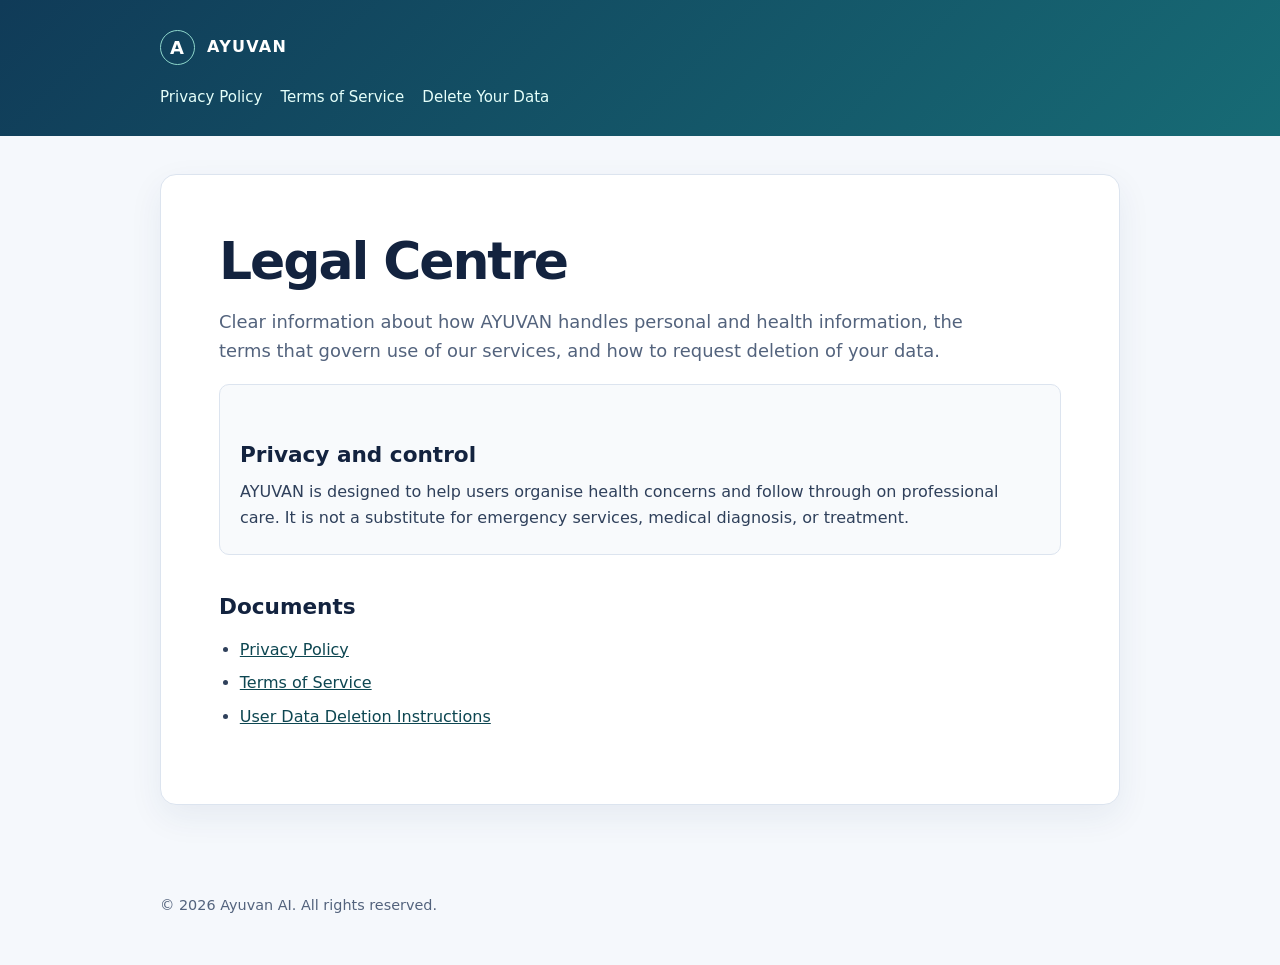
<file: legal-pages/index.html>
<!doctype html>
<html lang="en">
  <head>
    <meta charset="utf-8">
    <meta name="viewport" content="width=device-width, initial-scale=1">
    <title>AYUVAN Legal Centre</title>
    <meta name="description" content="AYUVAN privacy, terms, and data-deletion information.">
    <link rel="stylesheet" href="assets/styles.css">
    <script src="assets/config.js"></script>
  </head>
  <body>
    <header><div class="shell"><a class="brand" href="./"><span class="mark">A</span><span>AYUVAN</span></a><nav><a href="privacy/">Privacy Policy</a><a href="terms/">Terms of Service</a><a href="data-deletion/">Delete Your Data</a></nav></div></header>
    <main class="shell"><article><h1>Legal Centre</h1><p class="lede">Clear information about how AYUVAN handles personal and health information, the terms that govern use of our services, and how to request deletion of your data.</p><div class="card"><h2>Privacy and control</h2><p>AYUVAN is designed to help users organise health concerns and follow through on professional care. It is not a substitute for emergency services, medical diagnosis, or treatment.</p></div><h2>Documents</h2><ul><li><a href="privacy/">Privacy Policy</a></li><li><a href="terms/">Terms of Service</a></li><li><a href="data-deletion/">User Data Deletion Instructions</a></li></ul></article></main>
    <footer class="shell"><p>© <span data-year></span> <span data-legal="legalName">AYUVAN</span>. All rights reserved.</p></footer><script src="assets/site.js"></script>
  </body>
</html>
</file>
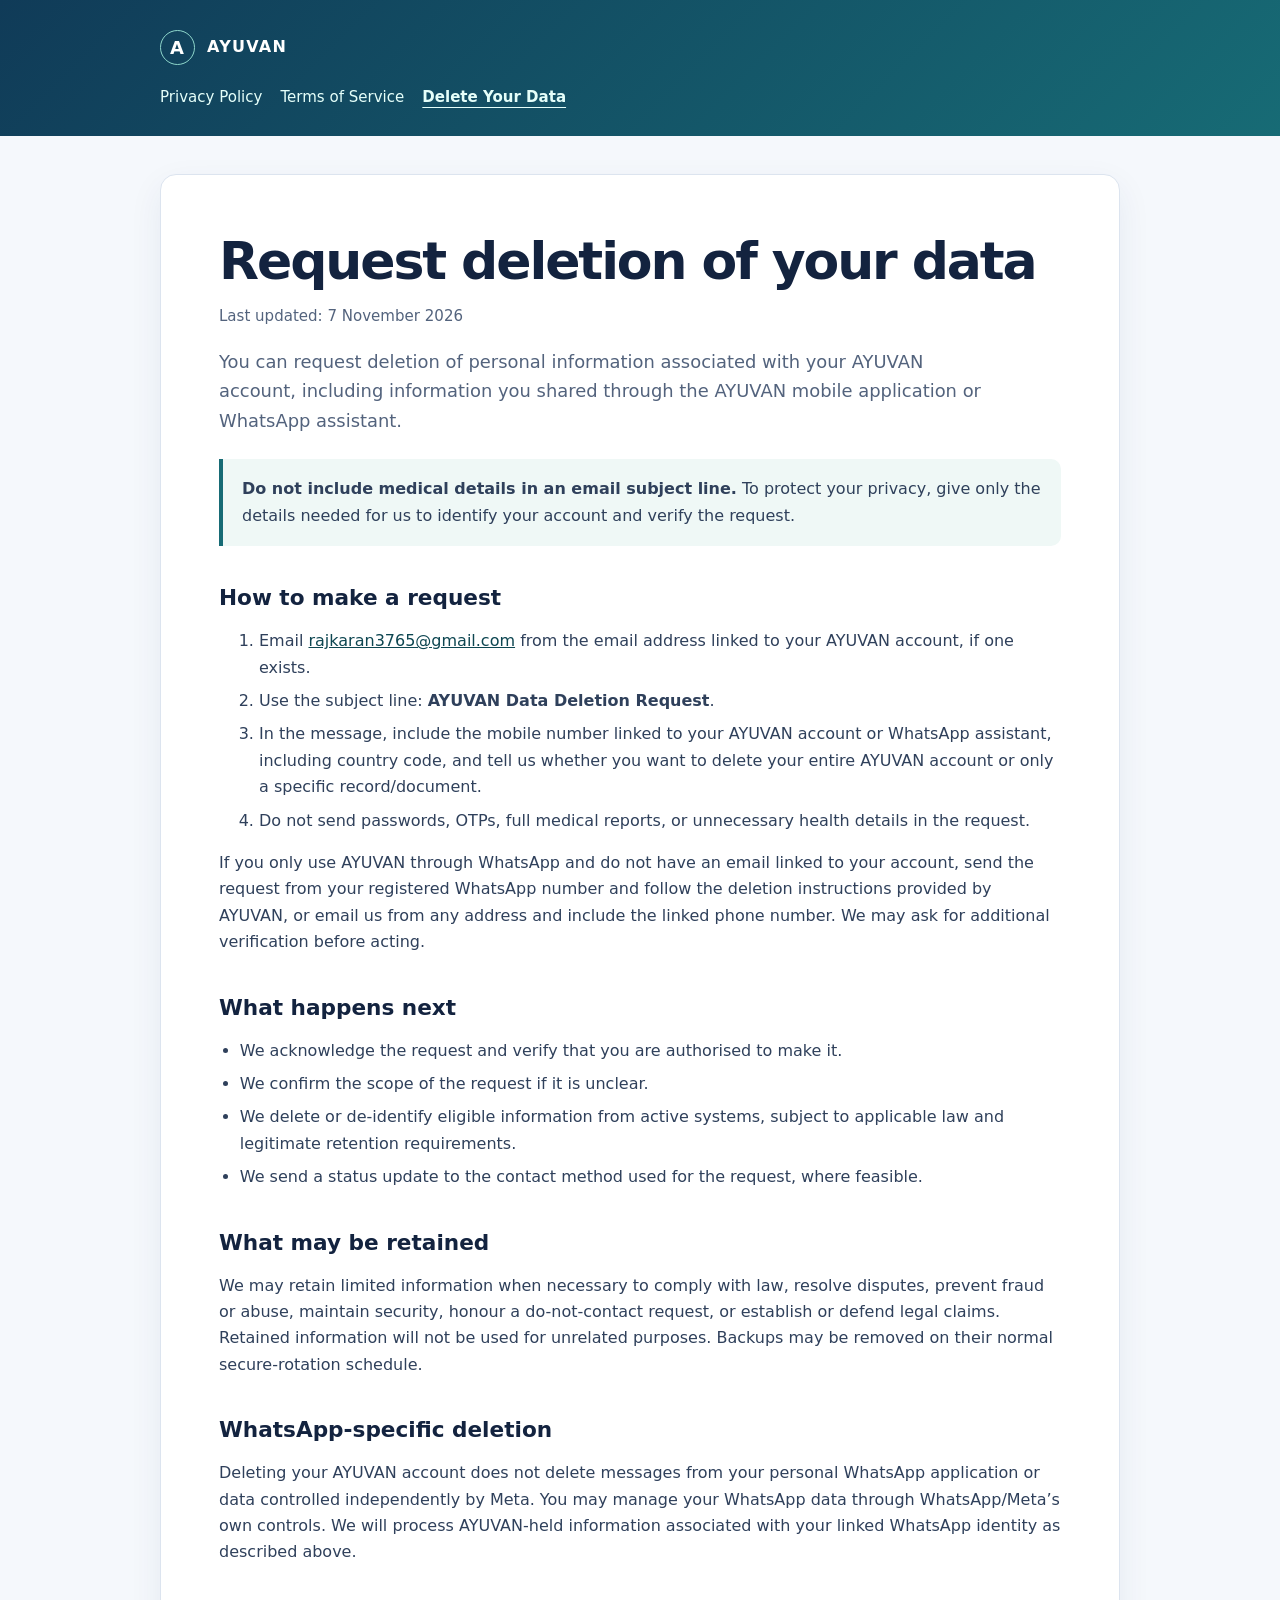
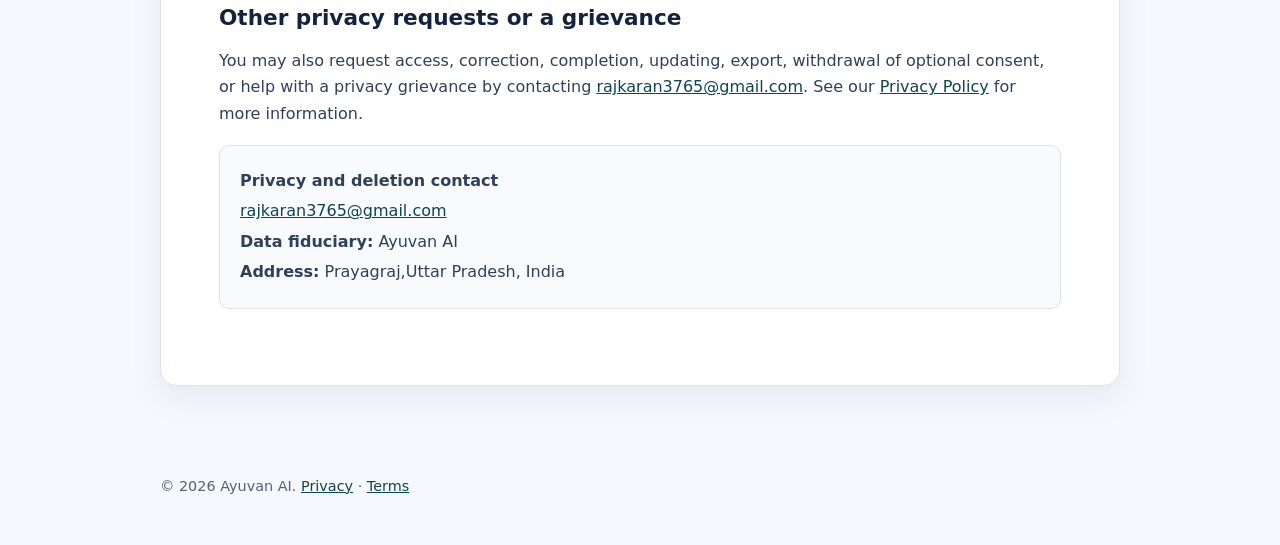
<file: legal-pages/data-deletion/index.html>
<!doctype html>
<html lang="en">
  <head><meta charset="utf-8"><meta name="viewport" content="width=device-width, initial-scale=1"><title>Delete Your Data | AYUVAN</title><meta name="description" content="Instructions for requesting deletion of AYUVAN user data."><link rel="stylesheet" href="../assets/styles.css"><script src="../assets/config.js"></script></head>
  <body>
    <header><div class="shell"><a class="brand" href="../"><span class="mark">A</span><span>AYUVAN</span></a><nav><a href="../privacy/">Privacy Policy</a><a href="../terms/">Terms of Service</a><a aria-current="page" href="./">Delete Your Data</a></nav></div></header>
    <main class="shell"><article>
      <h1>Request deletion of your data</h1><p class="meta">Last updated: <span data-legal="effectiveDate">7 November 2026</span></p>
      <p class="lede">You can request deletion of personal information associated with your AYUVAN account, including information you shared through the AYUVAN mobile application or WhatsApp assistant.</p>
      <div class="notice"><p><strong>Do not include medical details in an email subject line.</strong> To protect your privacy, give only the details needed for us to identify your account and verify the request.</p></div>
      <h2>How to make a request</h2>
      <ol><li>Email <a data-legal="privacyEmail" href="#">[privacy contact email]</a> from the email address linked to your AYUVAN account, if one exists.</li><li>Use the subject line: <strong>AYUVAN Data Deletion Request</strong>.</li><li>In the message, include the mobile number linked to your AYUVAN account or WhatsApp assistant, including country code, and tell us whether you want to delete your entire AYUVAN account or only a specific record/document.</li><li>Do not send passwords, OTPs, full medical reports, or unnecessary health details in the request.</li></ol>
      <p>If you only use AYUVAN through WhatsApp and do not have an email linked to your account, send the request from your registered WhatsApp number and follow the deletion instructions provided by AYUVAN, or email us from any address and include the linked phone number. We may ask for additional verification before acting.</p>
      <h2>What happens next</h2><ul><li>We acknowledge the request and verify that you are authorised to make it.</li><li>We confirm the scope of the request if it is unclear.</li><li>We delete or de-identify eligible information from active systems, subject to applicable law and legitimate retention requirements.</li><li>We send a status update to the contact method used for the request, where feasible.</li></ul>
      <h2>What may be retained</h2><p>We may retain limited information when necessary to comply with law, resolve disputes, prevent fraud or abuse, maintain security, honour a do-not-contact request, or establish or defend legal claims. Retained information will not be used for unrelated purposes. Backups may be removed on their normal secure-rotation schedule.</p>
      <h2>WhatsApp-specific deletion</h2><p>Deleting your AYUVAN account does not delete messages from your personal WhatsApp application or data controlled independently by Meta. You may manage your WhatsApp data through WhatsApp/Meta’s own controls. We will process AYUVAN-held information associated with your linked WhatsApp identity as described above.</p>
      <h2>Other privacy requests or a grievance</h2><p>You may also request access, correction, completion, updating, export, withdrawal of optional consent, or help with a privacy grievance by contacting <a data-legal="privacyEmail" href="#">[privacy contact email]</a>. See our <a href="../privacy/">Privacy Policy</a> for more information.</p>
      <div class="card"><p><strong>Privacy and deletion contact</strong></p><p><a data-legal="privacyEmail" href="#">[privacy contact email]</a></p><p><strong>Data fiduciary:</strong> <span data-legal="legalName">AYUVAN</span></p><p><strong>Address:</strong> <span data-legal="businessAddress">[registered business address, India]</span></p></div>
    </article></main>
    <footer class="shell"><p>© <span data-year></span> <span data-legal="legalName">AYUVAN</span>. <a href="../privacy/">Privacy</a> · <a href="../terms/">Terms</a></p></footer><script src="../assets/site.js"></script>
  </body>
</html>
</file>
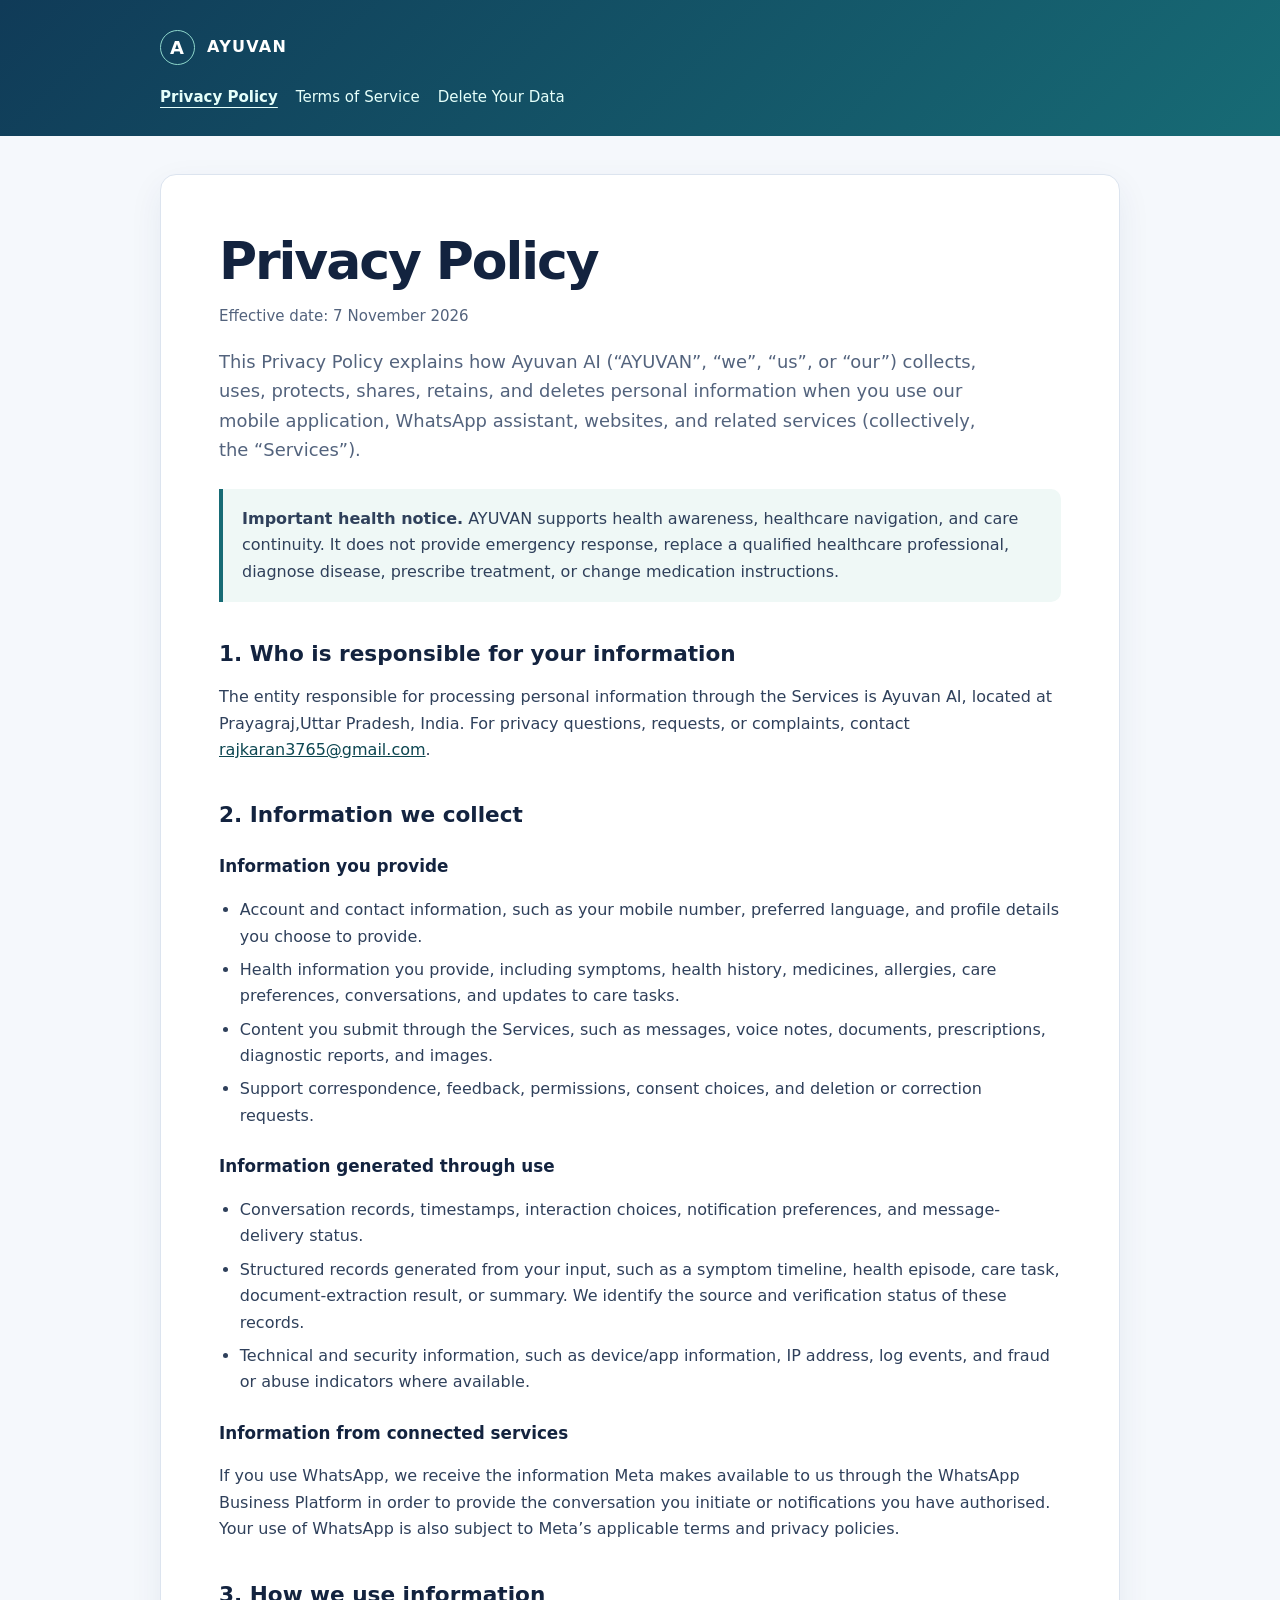
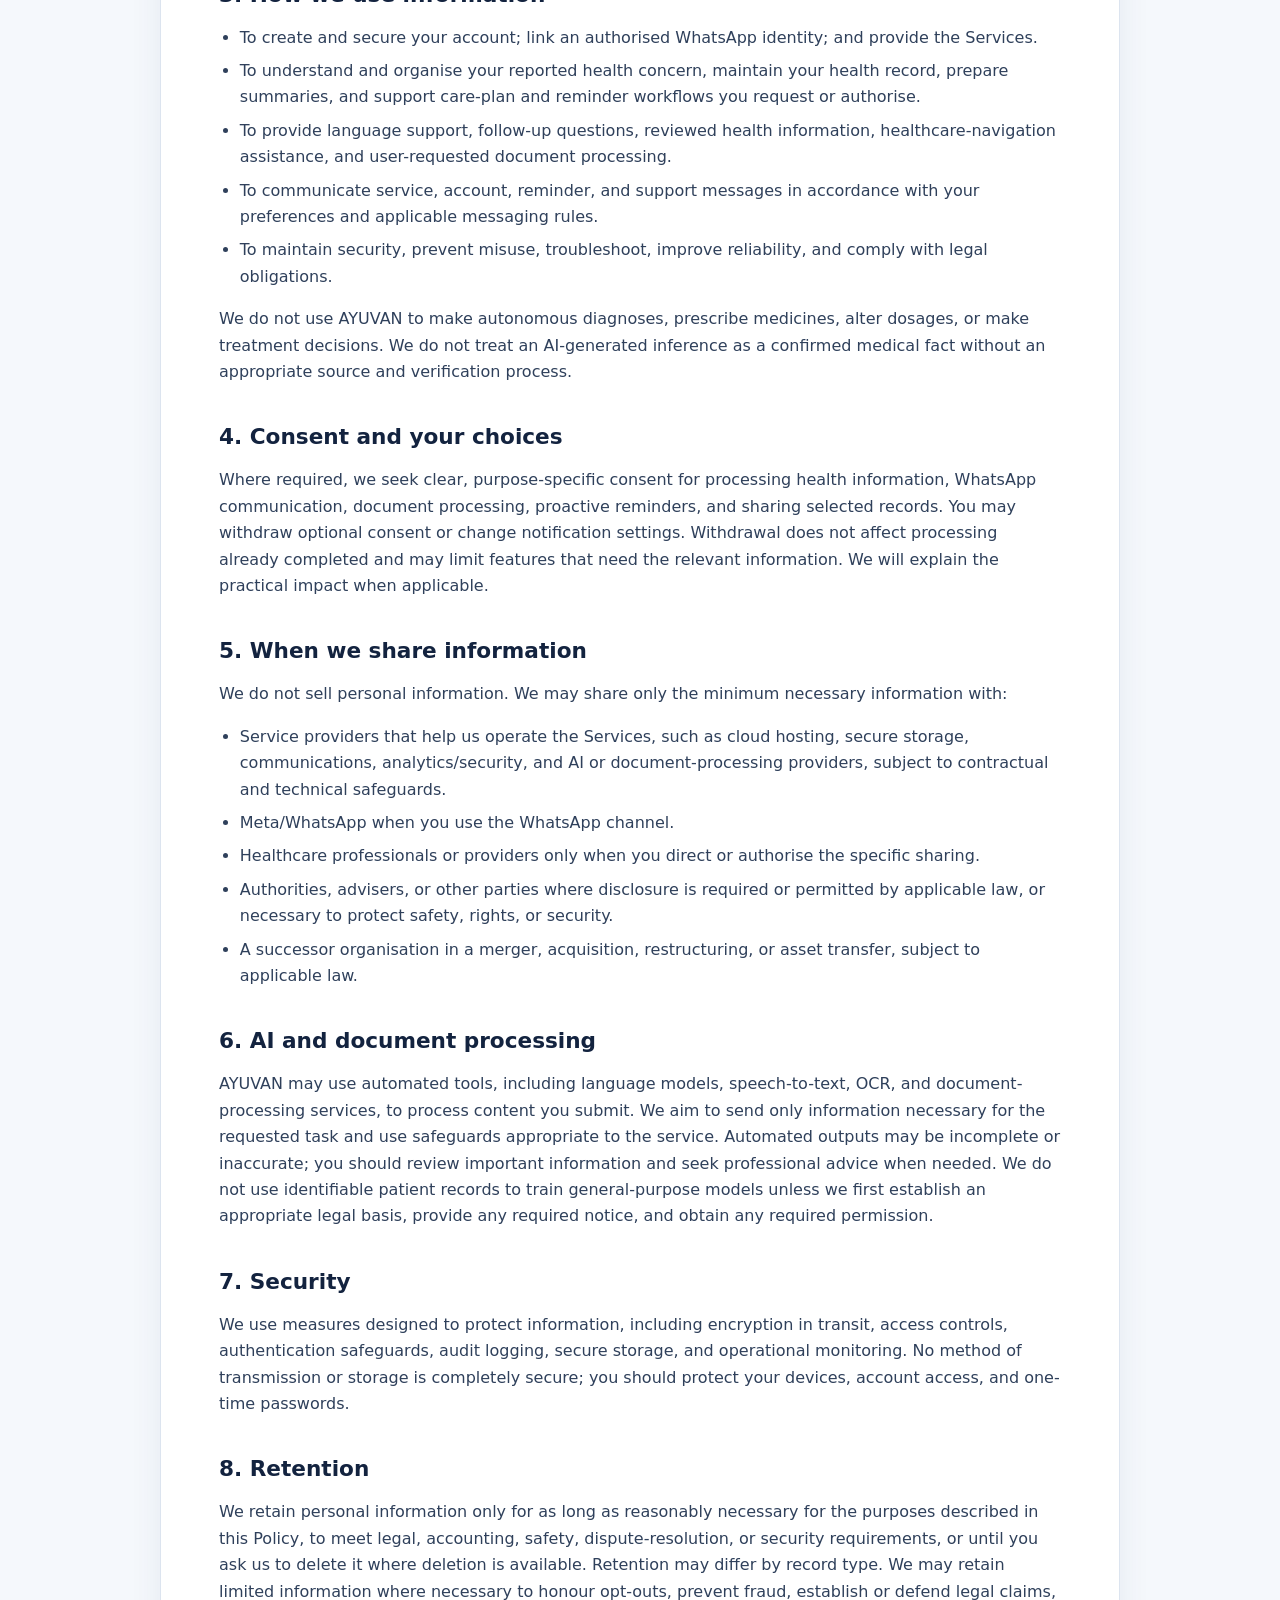
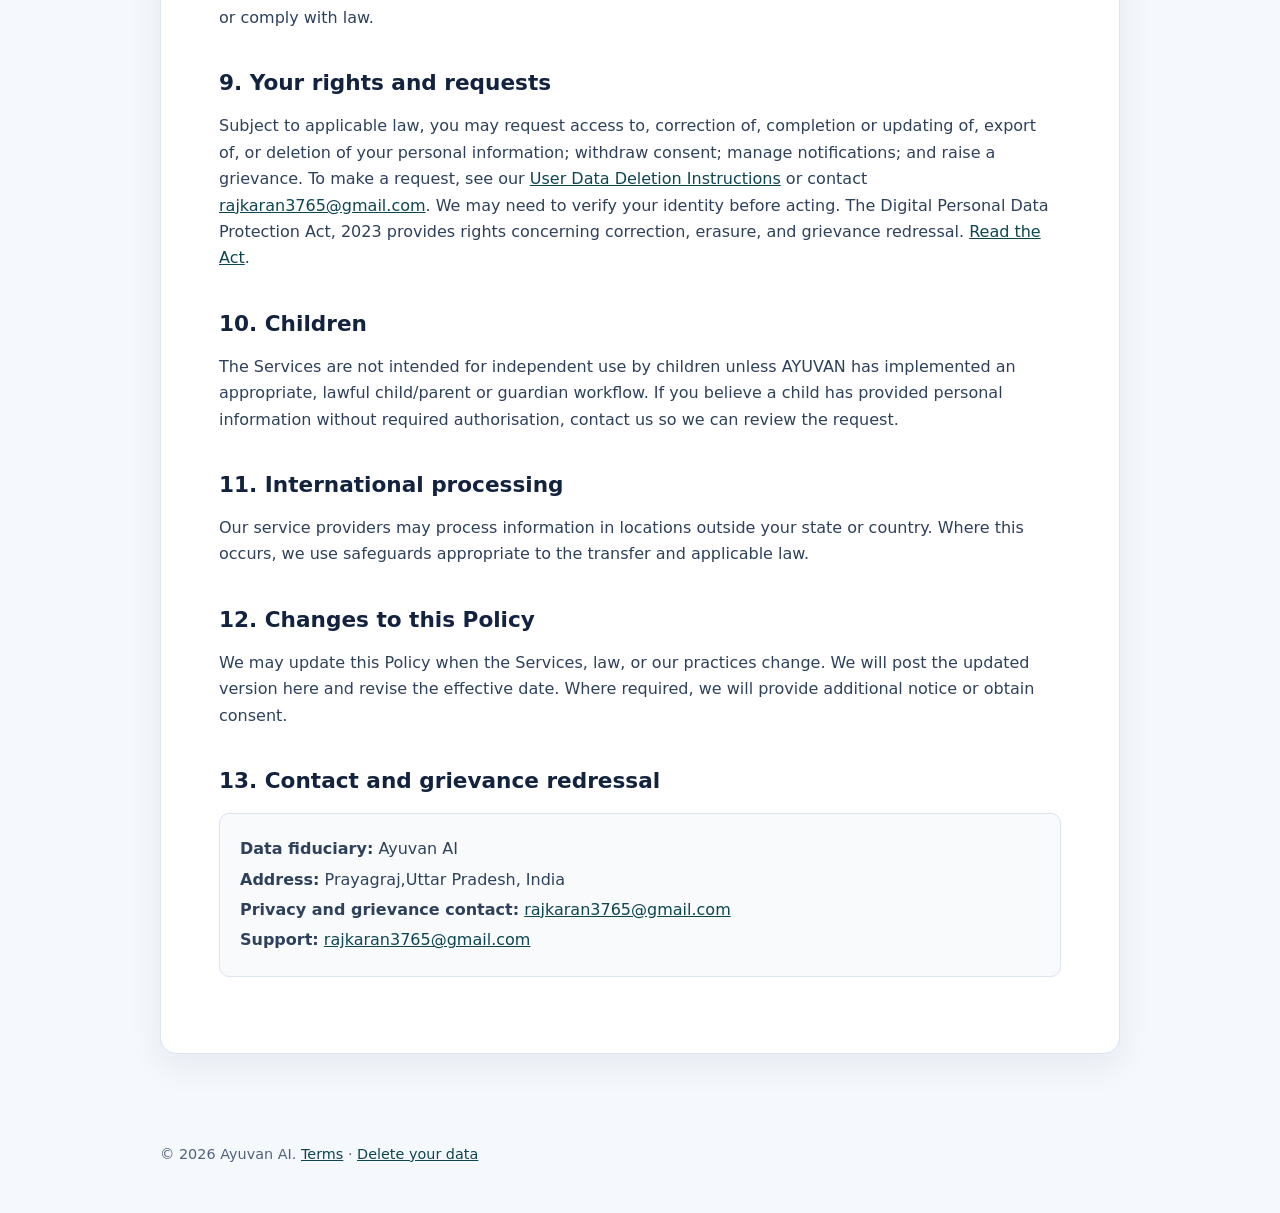
<file: legal-pages/privacy/index.html>
<!doctype html>
<html lang="en">
  <head><meta charset="utf-8"><meta name="viewport" content="width=device-width, initial-scale=1"><title>Privacy Policy | AYUVAN</title><meta name="description" content="AYUVAN Privacy Policy."><link rel="stylesheet" href="../assets/styles.css"><script src="../assets/config.js"></script></head>
  <body>
    <header><div class="shell"><a class="brand" href="../"><span class="mark">A</span><span>AYUVAN</span></a><nav><a aria-current="page" href="./">Privacy Policy</a><a href="../terms/">Terms of Service</a><a href="../data-deletion/">Delete Your Data</a></nav></div></header>
    <main class="shell"><article>
      <h1>Privacy Policy</h1><p class="meta">Effective date: <span data-legal="effectiveDate">7 November 2026</span></p>
      <p class="lede">This Privacy Policy explains how <span data-legal="legalName">AYUVAN</span> (“AYUVAN”, “we”, “us”, or “our”) collects, uses, protects, shares, retains, and deletes personal information when you use our mobile application, WhatsApp assistant, websites, and related services (collectively, the “Services”).</p>
      <div class="notice"><p><strong>Important health notice.</strong> AYUVAN supports health awareness, healthcare navigation, and care continuity. It does not provide emergency response, replace a qualified healthcare professional, diagnose disease, prescribe treatment, or change medication instructions.</p></div>
      <h2>1. Who is responsible for your information</h2>
      <p>The entity responsible for processing personal information through the Services is <span data-legal="legalName">AYUVAN</span>, located at <span data-legal="businessAddress">[registered business address, India]</span>. For privacy questions, requests, or complaints, contact <a data-legal="privacyEmail" href="#">[privacy contact email]</a>.</p>
      <h2>2. Information we collect</h2>
      <h3>Information you provide</h3><ul><li>Account and contact information, such as your mobile number, preferred language, and profile details you choose to provide.</li><li>Health information you provide, including symptoms, health history, medicines, allergies, care preferences, conversations, and updates to care tasks.</li><li>Content you submit through the Services, such as messages, voice notes, documents, prescriptions, diagnostic reports, and images.</li><li>Support correspondence, feedback, permissions, consent choices, and deletion or correction requests.</li></ul>
      <h3>Information generated through use</h3><ul><li>Conversation records, timestamps, interaction choices, notification preferences, and message-delivery status.</li><li>Structured records generated from your input, such as a symptom timeline, health episode, care task, document-extraction result, or summary. We identify the source and verification status of these records.</li><li>Technical and security information, such as device/app information, IP address, log events, and fraud or abuse indicators where available.</li></ul>
      <h3>Information from connected services</h3><p>If you use WhatsApp, we receive the information Meta makes available to us through the WhatsApp Business Platform in order to provide the conversation you initiate or notifications you have authorised. Your use of WhatsApp is also subject to Meta’s applicable terms and privacy policies.</p>
      <h2>3. How we use information</h2><ul><li>To create and secure your account; link an authorised WhatsApp identity; and provide the Services.</li><li>To understand and organise your reported health concern, maintain your health record, prepare summaries, and support care-plan and reminder workflows you request or authorise.</li><li>To provide language support, follow-up questions, reviewed health information, healthcare-navigation assistance, and user-requested document processing.</li><li>To communicate service, account, reminder, and support messages in accordance with your preferences and applicable messaging rules.</li><li>To maintain security, prevent misuse, troubleshoot, improve reliability, and comply with legal obligations.</li></ul>
      <p>We do not use AYUVAN to make autonomous diagnoses, prescribe medicines, alter dosages, or make treatment decisions. We do not treat an AI-generated inference as a confirmed medical fact without an appropriate source and verification process.</p>
      <h2>4. Consent and your choices</h2><p>Where required, we seek clear, purpose-specific consent for processing health information, WhatsApp communication, document processing, proactive reminders, and sharing selected records. You may withdraw optional consent or change notification settings. Withdrawal does not affect processing already completed and may limit features that need the relevant information. We will explain the practical impact when applicable.</p>
      <h2>5. When we share information</h2><p>We do not sell personal information. We may share only the minimum necessary information with:</p><ul><li>Service providers that help us operate the Services, such as cloud hosting, secure storage, communications, analytics/security, and AI or document-processing providers, subject to contractual and technical safeguards.</li><li>Meta/WhatsApp when you use the WhatsApp channel.</li><li>Healthcare professionals or providers only when you direct or authorise the specific sharing.</li><li>Authorities, advisers, or other parties where disclosure is required or permitted by applicable law, or necessary to protect safety, rights, or security.</li><li>A successor organisation in a merger, acquisition, restructuring, or asset transfer, subject to applicable law.</li></ul>
      <h2>6. AI and document processing</h2><p>AYUVAN may use automated tools, including language models, speech-to-text, OCR, and document-processing services, to process content you submit. We aim to send only information necessary for the requested task and use safeguards appropriate to the service. Automated outputs may be incomplete or inaccurate; you should review important information and seek professional advice when needed. We do not use identifiable patient records to train general-purpose models unless we first establish an appropriate legal basis, provide any required notice, and obtain any required permission.</p>
      <h2>7. Security</h2><p>We use measures designed to protect information, including encryption in transit, access controls, authentication safeguards, audit logging, secure storage, and operational monitoring. No method of transmission or storage is completely secure; you should protect your devices, account access, and one-time passwords.</p>
      <h2>8. Retention</h2><p>We retain personal information only for as long as reasonably necessary for the purposes described in this Policy, to meet legal, accounting, safety, dispute-resolution, or security requirements, or until you ask us to delete it where deletion is available. Retention may differ by record type. We may retain limited information where necessary to honour opt-outs, prevent fraud, establish or defend legal claims, or comply with law.</p>
      <h2>9. Your rights and requests</h2><p>Subject to applicable law, you may request access to, correction of, completion or updating of, export of, or deletion of your personal information; withdraw consent; manage notifications; and raise a grievance. To make a request, see our <a href="../data-deletion/">User Data Deletion Instructions</a> or contact <a data-legal="privacyEmail" href="#">[privacy contact email]</a>. We may need to verify your identity before acting. The Digital Personal Data Protection Act, 2023 provides rights concerning correction, erasure, and grievance redressal. <a href="https://www.meity.gov.in/static/uploads/2024/02/Digital-Personal-Data-Protection-Act-2023.pdf" rel="noopener noreferrer" target="_blank">Read the Act</a>.</p>
      <h2>10. Children</h2><p>The Services are not intended for independent use by children unless AYUVAN has implemented an appropriate, lawful child/parent or guardian workflow. If you believe a child has provided personal information without required authorisation, contact us so we can review the request.</p>
      <h2>11. International processing</h2><p>Our service providers may process information in locations outside your state or country. Where this occurs, we use safeguards appropriate to the transfer and applicable law.</p>
      <h2>12. Changes to this Policy</h2><p>We may update this Policy when the Services, law, or our practices change. We will post the updated version here and revise the effective date. Where required, we will provide additional notice or obtain consent.</p>
      <h2>13. Contact and grievance redressal</h2><div class="card"><p><strong>Data fiduciary:</strong> <span data-legal="legalName">AYUVAN</span></p><p><strong>Address:</strong> <span data-legal="businessAddress">[registered business address, India]</span></p><p><strong>Privacy and grievance contact:</strong> <a data-legal="privacyEmail" href="#">[privacy contact email]</a></p><p><strong>Support:</strong> <a data-legal="supportEmail" href="#">[support contact email]</a></p></div>
    </article></main>
    <footer class="shell"><p>© <span data-year></span> <span data-legal="legalName">AYUVAN</span>. <a href="../terms/">Terms</a> · <a href="../data-deletion/">Delete your data</a></p></footer><script src="../assets/site.js"></script>
  </body>
</html>
</file>
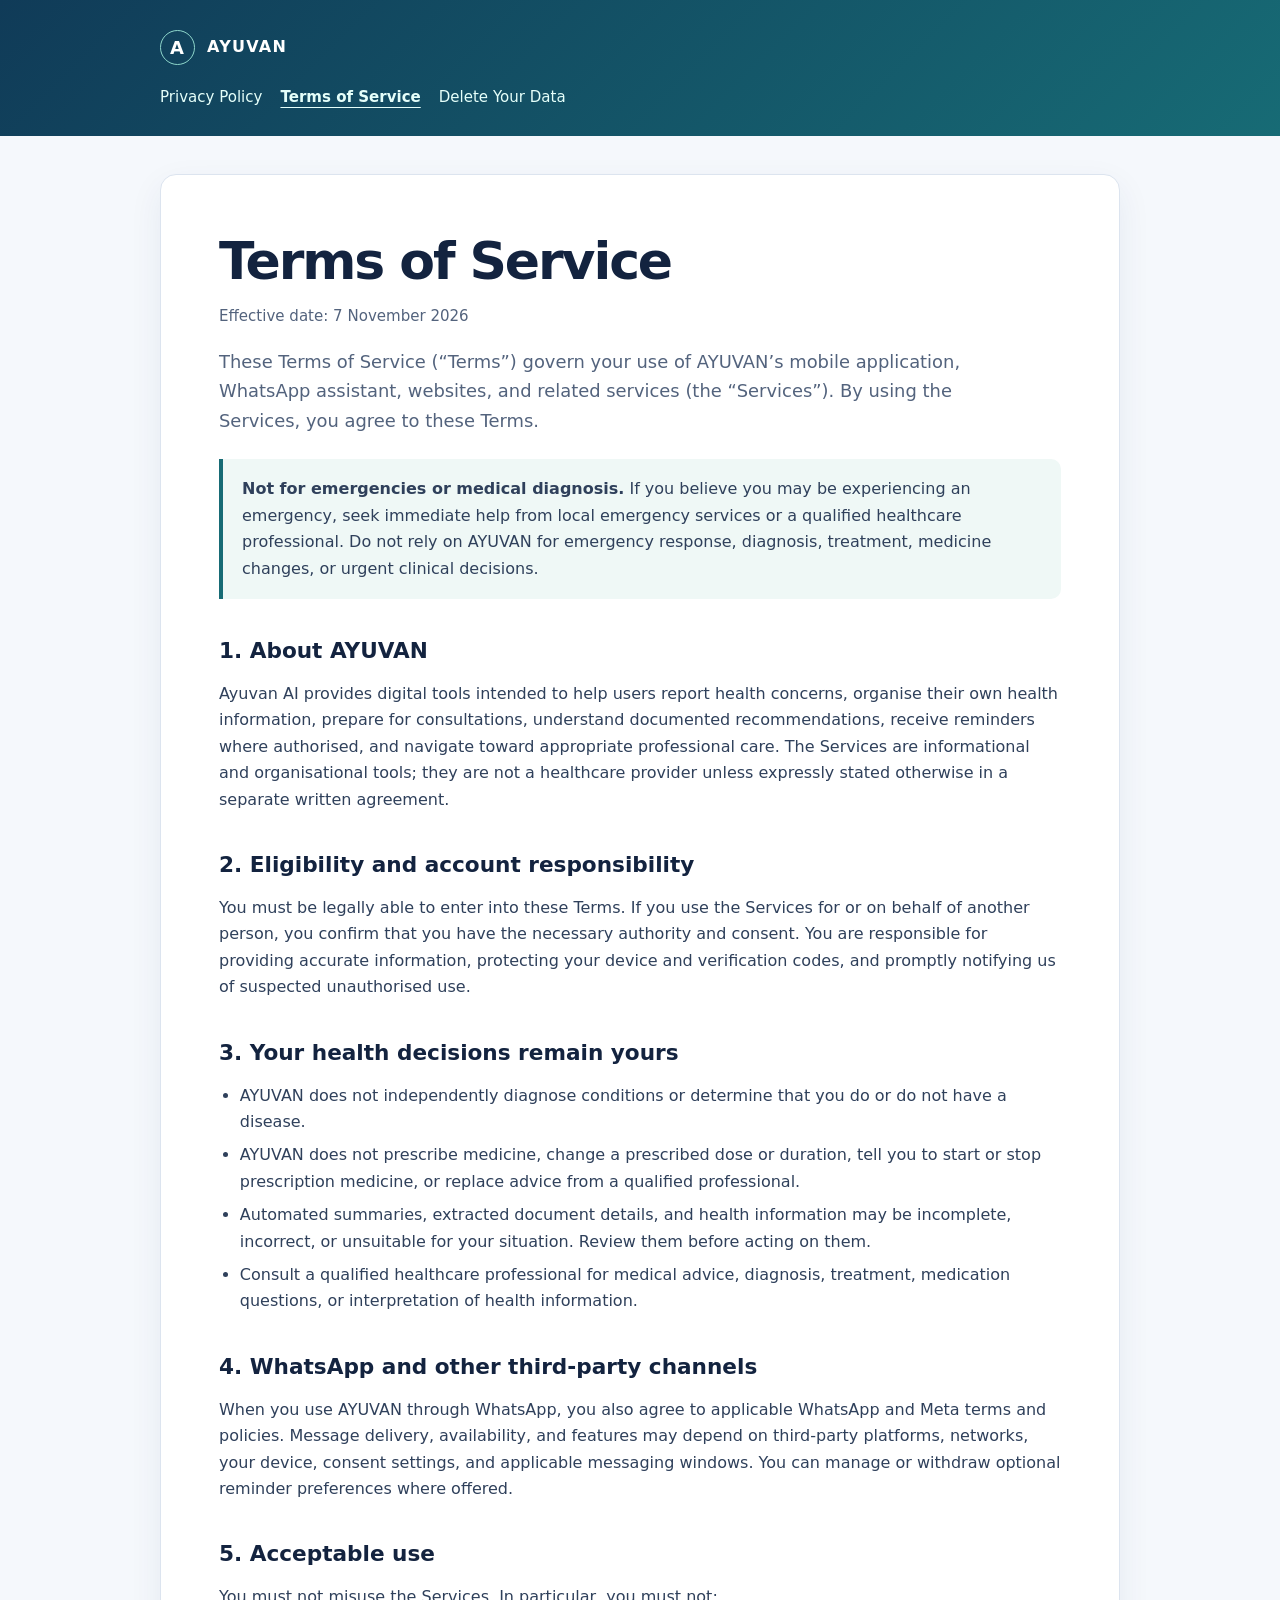
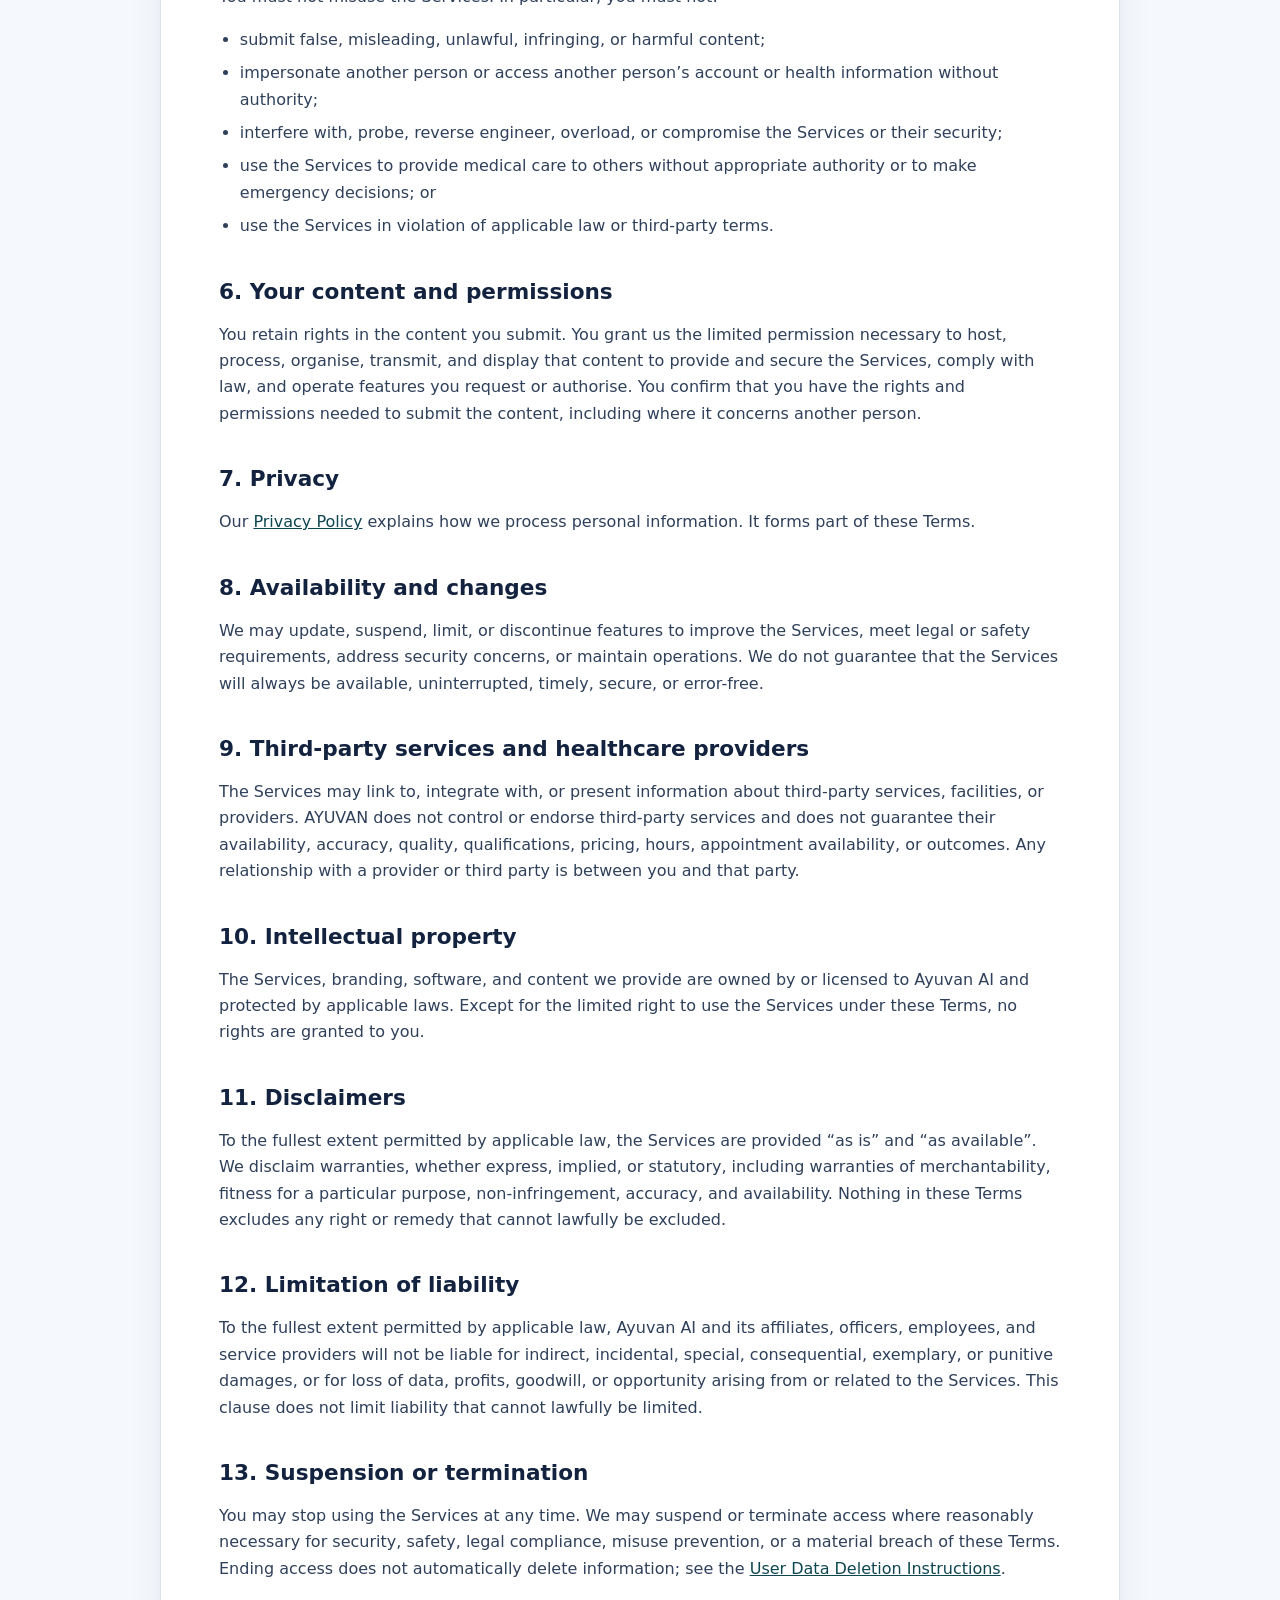
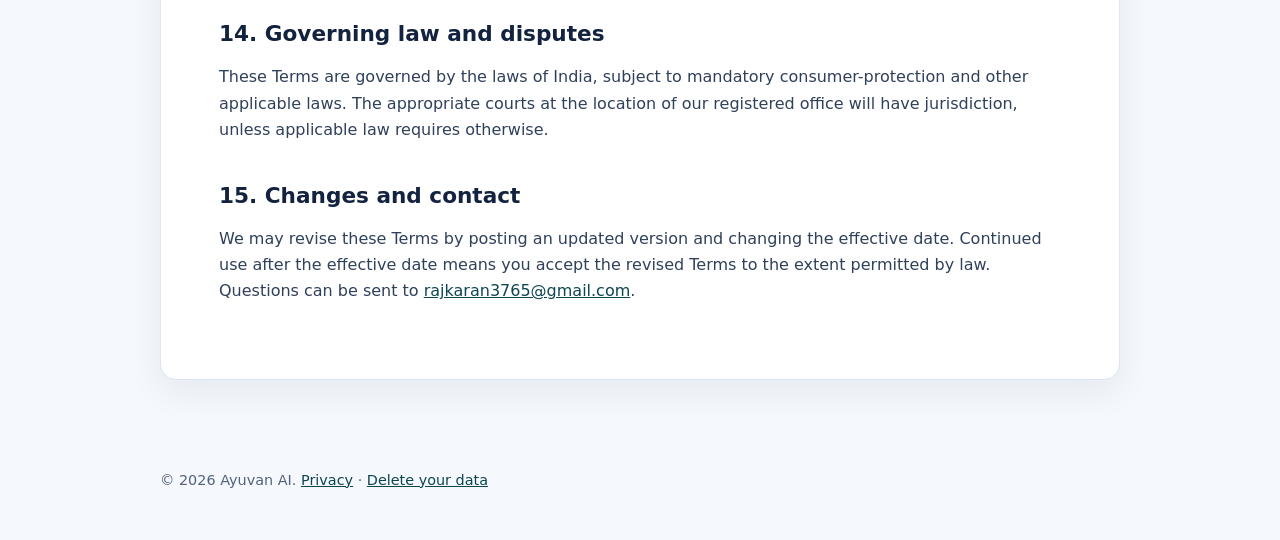
<file: legal-pages/terms/index.html>
<!doctype html>
<html lang="en">
  <head><meta charset="utf-8"><meta name="viewport" content="width=device-width, initial-scale=1"><title>Terms of Service | AYUVAN</title><meta name="description" content="AYUVAN Terms of Service."><link rel="stylesheet" href="../assets/styles.css"><script src="../assets/config.js"></script></head>
  <body>
    <header><div class="shell"><a class="brand" href="../"><span class="mark">A</span><span>AYUVAN</span></a><nav><a href="../privacy/">Privacy Policy</a><a aria-current="page" href="./">Terms of Service</a><a href="../data-deletion/">Delete Your Data</a></nav></div></header>
    <main class="shell"><article>
      <h1>Terms of Service</h1><p class="meta">Effective date: <span data-legal="effectiveDate">7 November 2026</span></p>
      <p class="lede">These Terms of Service (“Terms”) govern your use of AYUVAN’s mobile application, WhatsApp assistant, websites, and related services (the “Services”). By using the Services, you agree to these Terms.</p>
      <div class="notice"><p><strong>Not for emergencies or medical diagnosis.</strong> If you believe you may be experiencing an emergency, seek immediate help from local emergency services or a qualified healthcare professional. Do not rely on AYUVAN for emergency response, diagnosis, treatment, medicine changes, or urgent clinical decisions.</p></div>
      <h2>1. About AYUVAN</h2><p><span data-legal="legalName">AYUVAN</span> provides digital tools intended to help users report health concerns, organise their own health information, prepare for consultations, understand documented recommendations, receive reminders where authorised, and navigate toward appropriate professional care. The Services are informational and organisational tools; they are not a healthcare provider unless expressly stated otherwise in a separate written agreement.</p>
      <h2>2. Eligibility and account responsibility</h2><p>You must be legally able to enter into these Terms. If you use the Services for or on behalf of another person, you confirm that you have the necessary authority and consent. You are responsible for providing accurate information, protecting your device and verification codes, and promptly notifying us of suspected unauthorised use.</p>
      <h2>3. Your health decisions remain yours</h2><ul><li>AYUVAN does not independently diagnose conditions or determine that you do or do not have a disease.</li><li>AYUVAN does not prescribe medicine, change a prescribed dose or duration, tell you to start or stop prescription medicine, or replace advice from a qualified professional.</li><li>Automated summaries, extracted document details, and health information may be incomplete, incorrect, or unsuitable for your situation. Review them before acting on them.</li><li>Consult a qualified healthcare professional for medical advice, diagnosis, treatment, medication questions, or interpretation of health information.</li></ul>
      <h2>4. WhatsApp and other third-party channels</h2><p>When you use AYUVAN through WhatsApp, you also agree to applicable WhatsApp and Meta terms and policies. Message delivery, availability, and features may depend on third-party platforms, networks, your device, consent settings, and applicable messaging windows. You can manage or withdraw optional reminder preferences where offered.</p>
      <h2>5. Acceptable use</h2><p>You must not misuse the Services. In particular, you must not:</p><ul><li>submit false, misleading, unlawful, infringing, or harmful content;</li><li>impersonate another person or access another person’s account or health information without authority;</li><li>interfere with, probe, reverse engineer, overload, or compromise the Services or their security;</li><li>use the Services to provide medical care to others without appropriate authority or to make emergency decisions; or</li><li>use the Services in violation of applicable law or third-party terms.</li></ul>
      <h2>6. Your content and permissions</h2><p>You retain rights in the content you submit. You grant us the limited permission necessary to host, process, organise, transmit, and display that content to provide and secure the Services, comply with law, and operate features you request or authorise. You confirm that you have the rights and permissions needed to submit the content, including where it concerns another person.</p>
      <h2>7. Privacy</h2><p>Our <a href="../privacy/">Privacy Policy</a> explains how we process personal information. It forms part of these Terms.</p>
      <h2>8. Availability and changes</h2><p>We may update, suspend, limit, or discontinue features to improve the Services, meet legal or safety requirements, address security concerns, or maintain operations. We do not guarantee that the Services will always be available, uninterrupted, timely, secure, or error-free.</p>
      <h2>9. Third-party services and healthcare providers</h2><p>The Services may link to, integrate with, or present information about third-party services, facilities, or providers. AYUVAN does not control or endorse third-party services and does not guarantee their availability, accuracy, quality, qualifications, pricing, hours, appointment availability, or outcomes. Any relationship with a provider or third party is between you and that party.</p>
      <h2>10. Intellectual property</h2><p>The Services, branding, software, and content we provide are owned by or licensed to <span data-legal="legalName">AYUVAN</span> and protected by applicable laws. Except for the limited right to use the Services under these Terms, no rights are granted to you.</p>
      <h2>11. Disclaimers</h2><p>To the fullest extent permitted by applicable law, the Services are provided “as is” and “as available”. We disclaim warranties, whether express, implied, or statutory, including warranties of merchantability, fitness for a particular purpose, non-infringement, accuracy, and availability. Nothing in these Terms excludes any right or remedy that cannot lawfully be excluded.</p>
      <h2>12. Limitation of liability</h2><p>To the fullest extent permitted by applicable law, <span data-legal="legalName">AYUVAN</span> and its affiliates, officers, employees, and service providers will not be liable for indirect, incidental, special, consequential, exemplary, or punitive damages, or for loss of data, profits, goodwill, or opportunity arising from or related to the Services. This clause does not limit liability that cannot lawfully be limited.</p>
      <h2>13. Suspension or termination</h2><p>You may stop using the Services at any time. We may suspend or terminate access where reasonably necessary for security, safety, legal compliance, misuse prevention, or a material breach of these Terms. Ending access does not automatically delete information; see the <a href="../data-deletion/">User Data Deletion Instructions</a>.</p>
      <h2>14. Governing law and disputes</h2><p>These Terms are governed by the laws of <span data-legal="jurisdiction">India</span>, subject to mandatory consumer-protection and other applicable laws. The appropriate courts at the location of our registered office will have jurisdiction, unless applicable law requires otherwise.</p>
      <h2>15. Changes and contact</h2><p>We may revise these Terms by posting an updated version and changing the effective date. Continued use after the effective date means you accept the revised Terms to the extent permitted by law. Questions can be sent to <a data-legal="supportEmail" href="#">[support contact email]</a>.</p>
    </article></main>
    <footer class="shell"><p>© <span data-year></span> <span data-legal="legalName">AYUVAN</span>. <a href="../privacy/">Privacy</a> · <a href="../data-deletion/">Delete your data</a></p></footer><script src="../assets/site.js"></script>
  </body>
</html>
</file>
<file: legal-pages/assets/styles.css>
:root {
  --ink: #13233f;
  --muted: #53637d;
  --line: #dce4ef;
  --brand: #176b75;
  --brand-dark: #0d4651;
  --soft: #eff8f6;
  --paper: #ffffff;
  --canvas: #f5f8fc;
  font-family: Inter, ui-sans-serif, system-ui, -apple-system, BlinkMacSystemFont, "Segoe UI", sans-serif;
}

* { box-sizing: border-box; }
html { scroll-behavior: smooth; }
body { margin: 0; color: var(--ink); background: var(--canvas); line-height: 1.65; }
a { color: var(--brand-dark); }
a:hover { color: var(--brand); }
.shell { width: min(960px, calc(100% - 32px)); margin: auto; }
header { background: linear-gradient(135deg, #103b58, #176b75); color: white; padding: 30px 0 26px; }
.brand { display: flex; align-items: center; gap: 12px; text-decoration: none; color: white; font-weight: 800; letter-spacing: .08em; }
.mark { width: 35px; height: 35px; display: grid; place-items: center; border: 1px solid #8ed6cb; border-radius: 50%; font-size: 18px; }
nav { display: flex; gap: 18px; flex-wrap: wrap; margin-top: 20px; }
nav a { color: #e5fffa; text-decoration: none; font-size: .94rem; }
nav a[aria-current="page"] { font-weight: 800; text-decoration: underline; text-underline-offset: 5px; }
main { padding: 38px 0 58px; }
article { background: var(--paper); border: 1px solid var(--line); border-radius: 16px; padding: clamp(24px, 6vw, 58px); box-shadow: 0 12px 34px rgba(34, 59, 95, .07); }
h1 { font-size: clamp(2rem, 5vw, 3.25rem); line-height: 1.08; letter-spacing: -.04em; margin: 0 0 12px; }
h2 { font-size: 1.35rem; line-height: 1.3; margin: 38px 0 10px; }
h3 { font-size: 1.05rem; margin: 24px 0 8px; }
p, li { color: #2f405b; }
.lede { font-size: 1.12rem; max-width: 67ch; color: var(--muted); }
.meta { color: var(--muted); font-size: .94rem; }
.notice { background: var(--soft); border-left: 4px solid var(--brand); padding: 17px 19px; margin: 24px 0; border-radius: 0 10px 10px 0; }
.notice p { margin: 0; }
.card { background: #f8fafc; border: 1px solid var(--line); border-radius: 10px; padding: 18px 20px; margin: 18px 0; }
.card p { margin: 4px 0; }
ul { padding-left: 1.3rem; }
li + li { margin-top: 7px; }
footer { padding: 28px 0 44px; color: var(--muted); font-size: .9rem; }
footer p { color: inherit; margin: 3px 0; }
@media (max-width: 560px) { .shell { width: min(100% - 24px, 960px); } header { padding-top: 22px; } article { border-radius: 11px; } nav { gap: 12px; } }
</file>
